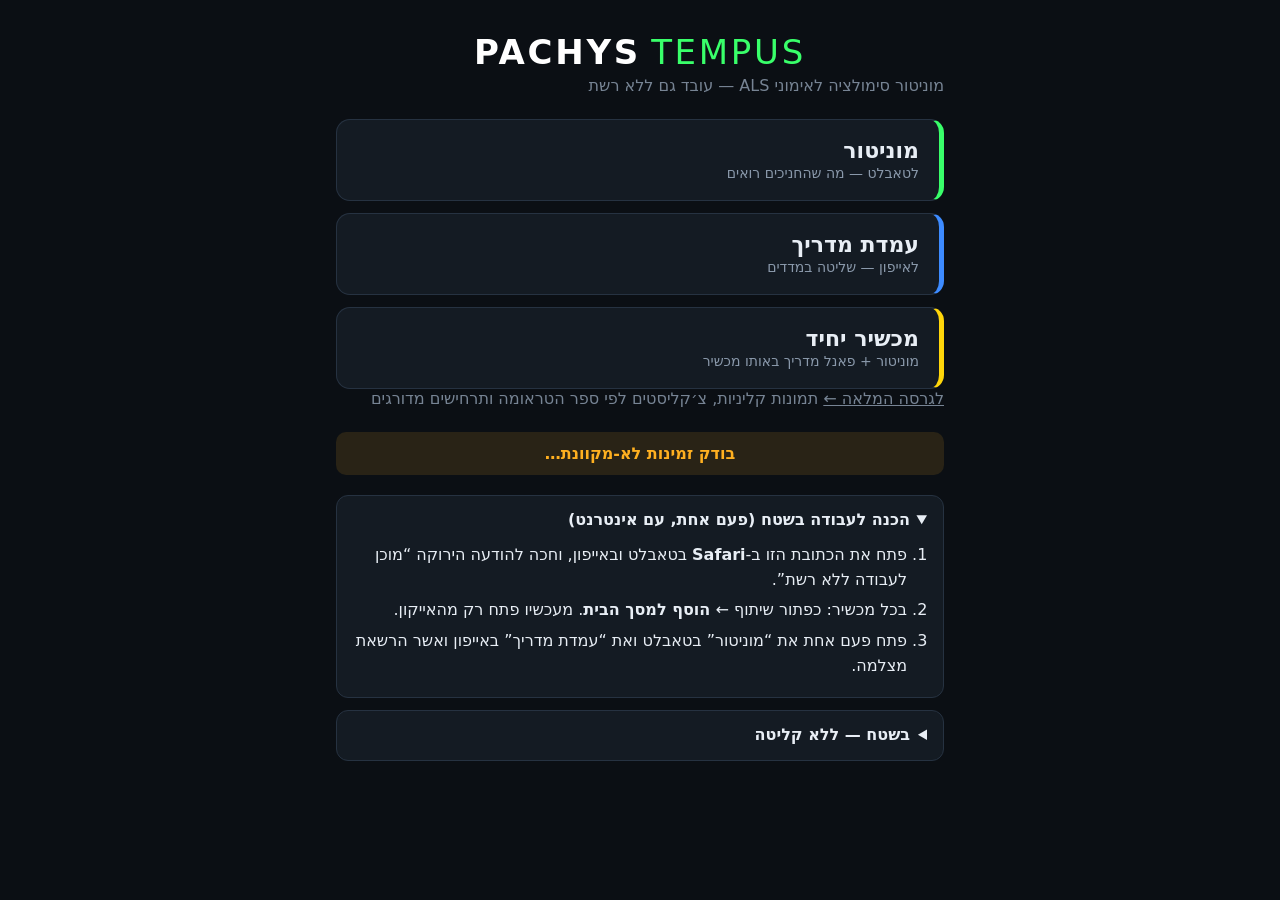
<file: index.html>
<!doctype html>
<html lang="he" dir="rtl">
<head>
<meta charset="utf-8">
<meta name="viewport" content="width=device-width, initial-scale=1, viewport-fit=cover">
<meta name="apple-mobile-web-app-capable" content="yes">
<meta name="mobile-web-app-capable" content="yes">
<meta name="apple-mobile-web-app-title" content="Pachys Tempus">
<meta name="apple-mobile-web-app-status-bar-style" content="black-translucent">
<meta name="theme-color" content="#0b0f14">
<title>Pachys Tempus</title>
<link rel="manifest" href="manifest.webmanifest">
<link rel="apple-touch-icon" href="icons/icon-180.png">
<link rel="icon" href="icons/icon-192.png">
<link rel="stylesheet" href="css/app.css">
</head>
<body class="home">
<main class="home-wrap">
  <h1 class="hlogo">PACHYS<span>TEMPUS</span></h1>
  <p class="sub">מוניטור סימולציה לאימוני ALS — עובד גם ללא רשת</p>

  <div class="launch">
    <a class="lbtn mon" href="monitor.html"><b>מוניטור</b><small>לטאבלט — מה שהחניכים רואים</small></a>
    <a class="lbtn ins" href="instructor.html"><b>עמדת מדריך</b><small>לאייפון — שליטה במדדים</small></a>
    <a class="lbtn solo" href="monitor.html?solo"><b>מכשיר יחיד</b><small>מוניטור + פאנל מדריך באותו מכשיר</small></a>
  </div>
  <p class="sub"><a href="full/" style="color:inherit">לגרסה המלאה ←</a> תמונות קליניות, צ׳קליסטים לפי ספר הטראומה ותרחישים מדורגים</p>

  <div id="offline" class="offline wait">בודק זמינות לא-מקוונת…</div>

  <details class="howto" open>
    <summary>הכנה לעבודה בשטח (פעם אחת, עם אינטרנט)</summary>
    <ol>
      <li>פתח את הכתובת הזו ב-<b>Safari</b> בטאבלט ובאייפון, וחכה להודעה הירוקה “מוכן לעבודה ללא רשת”.</li>
      <li>בכל מכשיר: כפתור שיתוף ← <b>הוסף למסך הבית</b>. מעכשיו פתח רק מהאייקון.</li>
      <li>פתח פעם אחת את “מוניטור” בטאבלט ואת “עמדת מדריך” באייפון ואשר הרשאת מצלמה.</li>
    </ol>
  </details>
  <details class="howto">
    <summary>בשטח — ללא קליטה</summary>
    <ol>
      <li><b>חיבור בין המכשירים:</b> הפעל נקודה חמה (Personal Hotspot) באחד המכשירים וחבר אליה את השני, או השתמש בכל ראוטר Wi-Fi נייד. אין צורך באינטרנט — רק רשת מקומית משותפת.</li>
      <li>בטאבלט: Menu ← <b>Pair instructor</b> — יוצג קוד QR.</li>
      <li>באייפון: <b>סרוק קוד מוניטור</b> ← יוצג קוד תשובה; הצג אותו למצלמת הטאבלט. המכשירים מתחברים ישירות זה לזה.</li>
      <li><b>אין רשת בכלל?</b> בחר “מכשיר יחיד”: לחיצה ארוכה על הלוגו בפינת המוניטור פותחת את פאנל המדריך. באייפד אפשר גם Split View — מוניטור בחלון אחד ועמדת מדריך בחלון שני, והם מתחברים אוטומטית.</li>
    </ol>
    <p class="note">אם החיבור נקטע (מסך כבוי, מעבר רשת) — מבצעים שוב את הסריקה. המוניטור שומר את המדדים האחרונים.</p>
  </details>
  <p class="ver" id="ver"></p>
</main>
<script type="module">
  import { registerSW } from './js/common.js';
  const el = document.getElementById('offline');
  registerSW(async (ok) => {
    if (!ok) { el.className = 'offline bad'; el.textContent = 'הדפדפן לא תומך בעבודה לא-מקוונת (נדרש Safari/Chrome עדכני, ובכתובת https).'; return; }
    // Ask the SW whether the full app is cached.
    const ch = new MessageChannel();
    ch.port1.onmessage = (e) => {
      const { ready, version } = e.data || {};
      document.getElementById('ver').textContent = version || '';
      el.className = 'offline ' + (ready ? 'ok' : 'wait');
      el.textContent = ready ? '✓ מוכן לעבודה ללא רשת' : 'מוריד קבצים לשימוש לא-מקוון… רענן בעוד רגע';
    };
    const sw = navigator.serviceWorker.controller || (await navigator.serviceWorker.ready).active;
    sw && sw.postMessage({ t: 'status' }, [ch.port2]);
  });
</script>
</body>
</html>
</file>
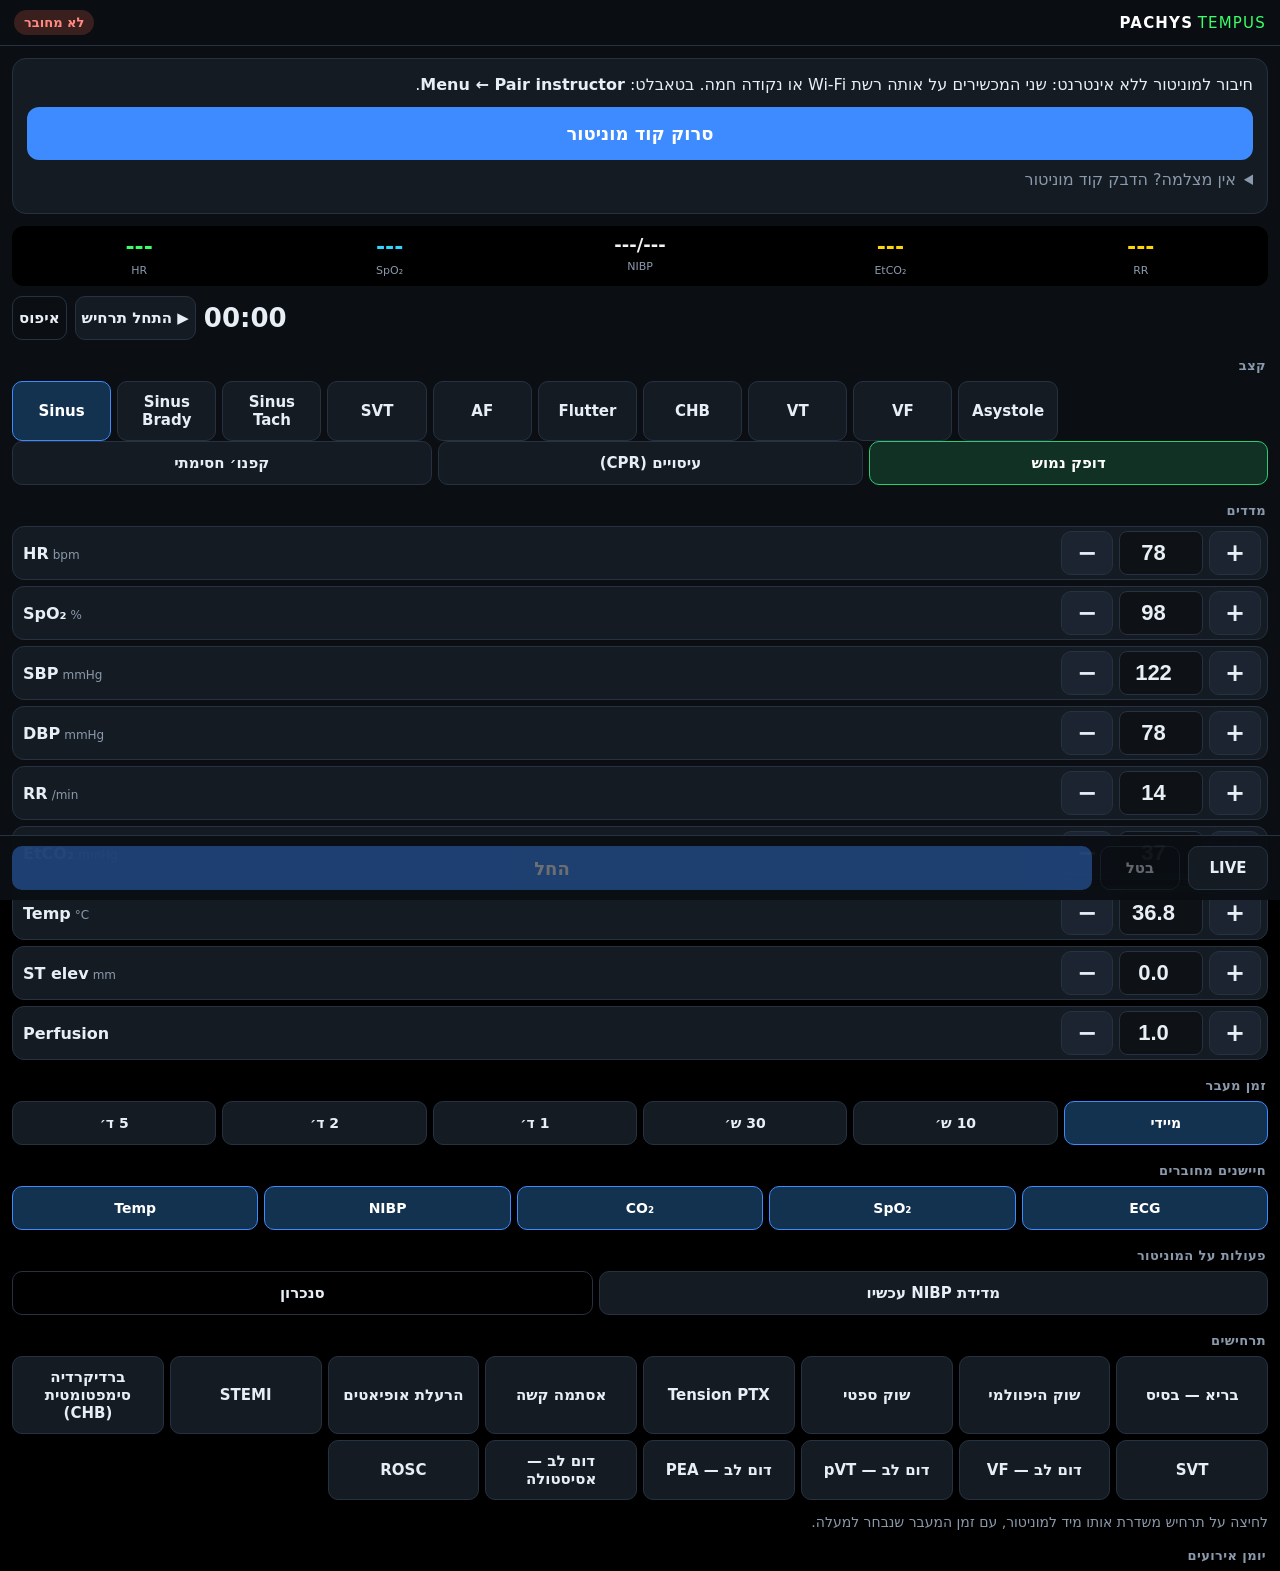
<file: instructor.html>
<!doctype html>
<html lang="he" dir="rtl">
<head>
<meta charset="utf-8">
<meta name="viewport" content="width=device-width, initial-scale=1, viewport-fit=cover">
<meta name="apple-mobile-web-app-capable" content="yes">
<meta name="mobile-web-app-capable" content="yes">
<meta name="apple-mobile-web-app-status-bar-style" content="black-translucent">
<meta name="theme-color" content="#0b0f14">
<title>Pachys Tempus — עמדת מדריך</title>
<link rel="manifest" href="manifest.webmanifest">
<link rel="apple-touch-icon" href="icons/icon-180.png">
<link rel="icon" href="icons/icon-192.png">
<link rel="stylesheet" href="css/app.css">
</head>
<body class="ipage">
<header class="ihead">
  <a href="./" class="ibrand">PACHYS<span>TEMPUS</span></a>
  <span id="linkPill" class="pill disconnected">לא מחובר</span>
</header>

<section id="pairCard" class="card">
  <div id="pairIdle">
    <p>חיבור למוניטור ללא אינטרנט: שני המכשירים על אותה רשת Wi-Fi או נקודה חמה. בטאבלט: <b>Menu ← Pair instructor</b>.</p>
    <button id="scanBtn" class="big">סרוק קוד מוניטור</button>
  </div>
  <div id="scanArea" hidden>
    <video id="scanVideo" playsinline muted autoplay></video>
    <div class="row2"><button id="flipBtn">החלף מצלמה</button><button id="cancelScan" class="ghost">ביטול</button></div>
  </div>
  <div id="answerArea" hidden>
    <p><b>הצג את הקוד הזה מול מצלמת הטאבלט:</b></p>
    <canvas id="qrAnswer"></canvas>
    <p id="answerStatus" class="pstat">ממתין לחיבור…</p>
    <div class="row2"><button id="shareAnswer">שתף / העתק קוד (AirDrop)</button><button id="restartPair" class="ghost">התחל מחדש</button></div>
  </div>
  <div id="pairDone" hidden>
    <p>מחובר למוניטור ✓ <span id="viaTxt"></span></p>
    <button id="repair" class="ghost">חיבור מחדש</button>
  </div>
  <details id="pasteBox">
    <summary>אין מצלמה? הדבק קוד מוניטור</summary>
    <textarea id="pasteOffer" rows="3" placeholder="קוד שמתחיל ב-PT1O"></textarea>
    <button id="useOffer">צור קוד תשובה</button>
  </details>
  <p id="pairErr" class="err"></p>
</section>

<div id="ctl"></div>

<script src="vendor/qrcode.js"></script>
<script src="vendor/jsQR.js"></script>
<script type="module" src="js/instructor.js"></script>
</body>
</html>
</file>
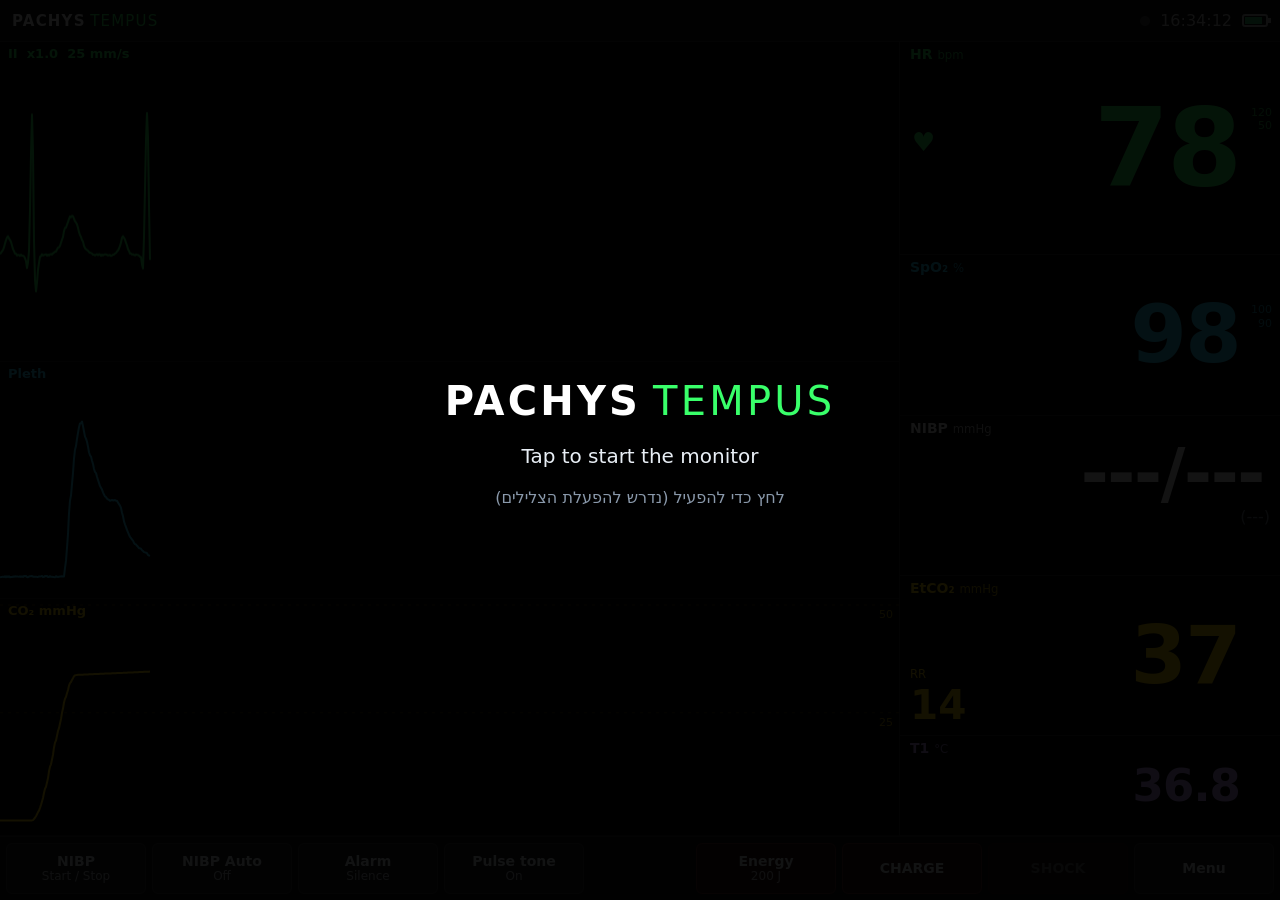
<file: monitor.html>
<!doctype html>
<html lang="en">
<head>
<meta charset="utf-8">
<meta name="viewport" content="width=device-width, initial-scale=1, maximum-scale=1, user-scalable=no, viewport-fit=cover">
<meta name="apple-mobile-web-app-capable" content="yes">
<meta name="mobile-web-app-capable" content="yes">
<meta name="apple-mobile-web-app-status-bar-style" content="black-translucent">
<meta name="theme-color" content="#000000">
<title>Pachys Tempus — Monitor</title>
<link rel="manifest" href="manifest.webmanifest">
<link rel="apple-touch-icon" href="icons/icon-180.png">
<link rel="icon" href="icons/icon-192.png">
<link rel="stylesheet" href="css/app.css">
</head>
<body class="mon">
<div class="mon-app">
  <header class="mtop">
    <div class="brand" id="brand" title="long-press: instructor panel">PACHYS<span>TEMPUS</span></div>
    <div class="alarmbar" id="alarmbar"></div>
    <div class="mstat">
      <span id="linkTxt" class="linktxt"></span><span id="linkDot" class="dot disconnected"></span>
      <span id="clock">--:--:--</span>
      <span class="batt" aria-hidden="true"><i></i></span>
    </div>
  </header>

  <main class="mmain">
    <section class="waves">
      <div class="strip ecg"><span class="wl">II&nbsp;&nbsp;x1.0&nbsp;&nbsp;25 mm/s</span><canvas id="cEcg"></canvas></div>
      <div class="strip pleth"><span class="wl">Pleth</span><canvas id="cPleth"></canvas></div>
      <div class="strip co2"><span class="wl">CO₂ mmHg</span><canvas id="cCo2"></canvas></div>
    </section>
    <section class="nums">
      <div class="nb hr" id="nbHr">
        <span class="nl"><b id="hrSrc">HR</b> <small>bpm</small></span>
        <span class="heart" id="heart">♥</span>
        <span class="nv" id="vHr">---</span>
        <span class="lim">120<br>50</span>
      </div>
      <div class="nb spo2" id="nbSpo2">
        <span class="nl">SpO₂ <small>%</small></span>
        <span class="nv" id="vSpo2">---</span>
        <span class="lim">100<br>90</span>
      </div>
      <div class="nb nibp" id="nbNibp">
        <span class="nl">NIBP <small>mmHg</small> <em id="nibpTime"></em></span>
        <span class="nv" id="vNibp">---/---</span>
        <span class="sub"><span id="vMap">(---)</span> <span id="nibpAuto"></span></span>
      </div>
      <div class="nb co2" id="nbCo2">
        <span class="nl">EtCO₂ <small>mmHg</small></span>
        <span class="nv" id="vCo2">---</span>
        <span class="rr"><small>RR</small><b id="vRr">---</b></span>
      </div>
      <div class="nb temp" id="nbTemp">
        <span class="nl">T1 <small>°C</small></span>
        <span class="nv" id="vTemp">---</span>
      </div>
    </section>
  </main>

  <nav class="mkeys">
    <button id="kNibp">NIBP<small>Start / Stop</small></button>
    <button id="kAuto">NIBP Auto<small id="autoLbl">Off</small></button>
    <button id="kSil">Alarm<small id="silLbl">Silence</small></button>
    <button id="kTone">Pulse tone<small id="toneLbl">On</small></button>
    <span class="kspacer"></span>
    <button id="kEnergy" class="defk">Energy<small id="energyLbl">200 J</small></button>
    <button id="kCharge" class="defk charge">CHARGE</button>
    <button id="kShock" class="defk shock" disabled>SHOCK</button>
    <button id="kMenu">Menu</button>
  </nav>
</div>

<div id="toast" class="toast"></div>

<div id="startOverlay" class="overlay">
  <div>
    <div class="ov-logo">PACHYS<span>TEMPUS</span></div>
    <p>Tap to start the monitor</p>
    <p class="he" dir="rtl">לחץ כדי להפעיל (נדרש להפעלת הצלילים)</p>
  </div>
</div>

<div id="menu" class="modal hidden">
  <div class="panel">
    <h2>Menu</h2>
    <button id="mPair" class="row">Pair instructor (QR, no internet) <span dir="rtl">חיבור עמדת מדריך</span></button>
    <button id="mDrawer" class="row">Instructor panel on this device <span dir="rtl">מצב מכשיר יחיד</span></button>
    <button id="mAlarm" class="row">Alarm sound <b id="optAlarm">On</b></button>
    <label class="row">Volume <input id="optVol" type="range" min="0" max="1" step="0.05"></label>
    <button id="mFull" class="row">Full screen</button>
    <button id="mReset" class="row">Reset to baseline</button>
    <a class="row" href="./">Home</a>
    <button class="close" data-close>Close</button>
  </div>
</div>

<div id="pairModal" class="modal hidden" dir="rtl">
  <div class="panel pair">
    <h2>חיבור עמדת מדריך — ללא אינטרנט</h2>
    <p class="hint">שני המכשירים צריכים להיות על אותה רשת Wi-Fi או על נקודה חמה (Hotspot) — אין צורך בחיבור לאינטרנט.</p>
    <div class="pair-body">
      <div class="qrbox"><canvas id="qrOffer"></canvas><div id="offerStatus" class="pstat"></div></div>
      <div class="cambox">
        <video id="pairVideo" playsinline muted autoplay></video>
        <div id="scanStatus" class="pstat">2. ממתין לקוד התשובה מהאייפון</div>
        <button id="flipCam">החלף מצלמה</button>
      </div>
    </div>
    <details>
      <summary>אין מצלמה? העתק / הדבק (או AirDrop)</summary>
      <button id="copyOffer">העתק / שתף את קוד המוניטור</button>
      <textarea id="pasteAnswer" rows="3" placeholder="הדבק כאן את קוד התשובה (מתחיל ב-PT1A)"></textarea>
      <button id="useAnswer">חבר</button>
    </details>
    <button class="close" data-close>סגור</button>
  </div>
</div>

<aside id="drawer" class="drawer hidden" dir="rtl">
  <div class="drawer-head"><b>עמדת מדריך — מכשיר זה</b><button id="closeDrawer">✕</button></div>
  <div id="drawerCtl"></div>
</aside>

<script src="vendor/qrcode.js"></script>
<script src="vendor/jsQR.js"></script>
<script type="module" src="js/monitor.js"></script>
</body>
</html>
</file>
<file: css/app.css>
/* Pachys Tempus */
:root {
  --ecg: #39ff6a; --spo2: #2fd6ff; --co2: #ffd60a; --nibp: #f4f4f4; --temp: #c9a7ff;
  --bg: #0b0f14; --card: #141b23; --card2: #1b2430; --line: #263241; --txt: #e8eef5; --mut: #8a99ab;
  --acc: #3d8bff; --ok: #2ecc71; --warn: #ffb020; --bad: #ff3b30; --pend: #ff9f0a;
}
* { box-sizing: border-box; -webkit-tap-highlight-color: transparent; }
html, body { margin: 0; height: 100%; background: #000; color: var(--txt); font-family: -apple-system, system-ui, "Segoe UI", Roboto, Arial, sans-serif; }
button { font: inherit; color: inherit; cursor: pointer; touch-action: manipulation; }
.hidden { display: none !important; }

/* ------------------------------------------------------------ home */
body.home { background: var(--bg); overflow-y: auto; }
.home-wrap { max-width: 640px; margin: 0 auto; padding: max(24px, env(safe-area-inset-top)) 16px 40px; }
.hlogo, .ibrand, .brand, .ov-logo { font-weight: 800; letter-spacing: .08em; color: #fff; direction: ltr; }
.hlogo span, .ibrand span, .brand span, .ov-logo span { color: var(--ecg); margin-inline-start: .3em; font-weight: 300; }
.hlogo { font-size: 34px; margin: 8px 0 4px; text-align: center; }
.sub { text-align: center; color: var(--mut); margin: 0 0 24px; }
.launch { display: grid; gap: 12px; }
.lbtn { display: block; padding: 18px 20px; border-radius: 14px; background: var(--card); border: 1px solid var(--line); color: var(--txt); text-decoration: none; }
.lbtn b { display: block; font-size: 22px; }
.lbtn small { color: var(--mut); font-size: 14px; }
.lbtn.mon { border-inline-start: 5px solid var(--ecg); }
.lbtn.ins { border-inline-start: 5px solid var(--acc); }
.lbtn.solo { border-inline-start: 5px solid var(--co2); }
.offline { margin: 20px 0; padding: 12px 14px; border-radius: 10px; font-weight: 600; text-align: center; }
.offline.ok { background: rgba(46,204,113,.15); color: var(--ok); }
.offline.wait { background: rgba(255,176,32,.12); color: var(--warn); }
.offline.bad { background: rgba(255,59,48,.14); color: var(--bad); }
.howto { background: var(--card); border: 1px solid var(--line); border-radius: 12px; padding: 12px 16px; margin: 12px 0; line-height: 1.55; }
.howto summary { font-weight: 700; cursor: pointer; }
.howto ol { padding-inline-start: 20px; margin: 10px 0 4px; }
.howto li { margin: 6px 0; }
.note { color: var(--mut); font-size: 14px; }
.ver { text-align: center; color: #4b5a6b; font-size: 12px; direction: ltr; }

/* ------------------------------------------------------------ monitor */
body.mon { overflow: hidden; overscroll-behavior: none; user-select: none; -webkit-user-select: none; touch-action: manipulation; }
.mon-app { position: fixed; inset: 0; display: flex; flex-direction: column; padding: env(safe-area-inset-top) env(safe-area-inset-right) env(safe-area-inset-bottom) env(safe-area-inset-left); background: #000; }
.mtop { height: 42px; flex: none; display: flex; align-items: center; gap: 12px; padding: 0 12px; background: #0c0c0c; border-bottom: 1px solid #222; }
.brand { font-size: 15px; white-space: nowrap; }
.alarmbar { flex: 1; text-align: center; font-weight: 800; font-size: 18px; letter-spacing: .04em; padding: 4px 10px; border-radius: 4px; min-height: 30px; direction: ltr; }
.alarmbar.high { background: var(--bad); color: #fff; animation: blink 1s steps(2) infinite; }
.alarmbar.medium, .alarmbar.low { background: var(--co2); color: #000; }
.alarmbar.tech { background: #0a84ff; color: #fff; }
.mstat { display: flex; align-items: center; gap: 10px; font-variant-numeric: tabular-nums; color: #ccc; direction: ltr; }
.linktxt { font-size: 12px; color: var(--mut); }
.dot { width: 10px; height: 10px; border-radius: 50%; background: #444; }
.dot.connected { background: var(--ok); }
.dot.connecting { background: var(--warn); }
.batt { width: 26px; height: 13px; border: 2px solid #bbb; border-radius: 3px; position: relative; }
.batt::after { content: ""; position: absolute; right: -5px; top: 2px; width: 3px; height: 5px; background: #bbb; }
.batt i { position: absolute; inset: 1px; right: 4px; background: var(--ok); }
.mmain { flex: 1; display: flex; min-height: 0; }
.waves { flex: 1 1 66%; display: flex; flex-direction: column; min-width: 0; border-inline-end: 1px solid #222; }
.strip { position: relative; flex: 1; min-height: 0; border-bottom: 1px solid #1a1a1a; }
.strip.ecg { flex: 1.35; }
.strip canvas { position: absolute; inset: 0; width: 100%; height: 100%; display: block; }
.wl { position: absolute; top: 4px; left: 8px; font-size: 13px; font-weight: 600; z-index: 1; }
.strip.ecg .wl { color: var(--ecg); } .strip.pleth .wl { color: var(--spo2); } .strip.co2 .wl { color: var(--co2); }
.nums { flex: 0 0 34%; max-width: 380px; display: flex; flex-direction: column; }
.nb { position: relative; flex: 1; min-height: 0; border-bottom: 1px solid #222; padding: 4px 10px; display: flex; flex-direction: column; justify-content: center; overflow: hidden; }
.nb.hr { flex: 1.35; color: var(--ecg); } .nb.spo2 { color: var(--spo2); } .nb.nibp { color: var(--nibp); } .nb.co2 { color: var(--co2); } .nb.temp { flex: .6; color: var(--temp); }
.nl { position: absolute; top: 4px; left: 10px; font-size: 14px; font-weight: 600; }
.nl small { opacity: .75; font-weight: 400; }
.nl em { font-style: normal; font-size: 12px; opacity: .7; margin-left: 6px; }
.nv { font-size: clamp(40px, 9vh, 96px); font-weight: 600; line-height: 1; text-align: right; font-variant-numeric: tabular-nums; padding-right: 30px; letter-spacing: -.02em; }
.nb.hr .nv { font-size: clamp(48px, 12vh, 124px); }
.nb.nibp .nv { font-size: clamp(32px, 7.5vh, 80px); padding-right: 6px; }
.nb.temp .nv { font-size: clamp(26px, 5vh, 52px); }
.nv.cuff { color: #ff9f0a; }
.lim { position: absolute; right: 8px; top: 30%; font-size: 11px; line-height: 1.25; opacity: .7; text-align: right; }
.sub { text-align: right; font-size: 16px; opacity: .85; font-variant-numeric: tabular-nums; }
.rr { position: absolute; left: 10px; bottom: 6px; font-size: 14px; display: flex; flex-direction: column; }
.rr b { font-size: clamp(22px, 4.5vh, 44px); font-weight: 600; }
.heart { position: absolute; left: 12px; top: 40%; font-size: 26px; opacity: .25; transition: opacity .08s; }
.heart.beat { opacity: 1; }
.nb.alm-high { background: rgba(255,59,48,.85); color: #fff !important; animation: blink 1s steps(2) infinite; }
.nb.alm-med { background: rgba(255,214,10,.85); color: #000 !important; }
@keyframes blink { 50% { opacity: .55; } }
.mkeys { height: 64px; flex: none; display: flex; gap: 6px; padding: 6px; background: #0c0c0c; border-top: 1px solid #222; }
.mkeys button { flex: 1 1 0; min-width: 0; max-width: 140px; border: 1px solid #333; background: #1c1c1e; border-radius: 6px; font-weight: 700; font-size: 14px; line-height: 1.1; display: flex; flex-direction: column; align-items: center; justify-content: center; }
.mkeys small { font-weight: 400; font-size: 12px; opacity: .8; }
.mkeys button.on { background: #3a2a00; border-color: var(--co2); }
.kspacer { flex: .3; }
.defk { background: #2a1010 !important; border-color: #5a2020 !important; }
.charge.busy { background: #7a4a00 !important; border-color: var(--warn) !important; }
.shock { color: #fff; }
.shock:disabled { opacity: .35; }
.shock.armed { background: var(--bad) !important; border-color: #fff !important; animation: blink .7s steps(2) infinite; }
body.shockflash .mon-app { filter: brightness(2.2); }
.toast { position: fixed; left: 50%; bottom: 84px; transform: translateX(-50%); background: #222; padding: 10px 16px; border-radius: 8px; opacity: 0; pointer-events: none; transition: opacity .2s; }
.toast.show { opacity: 1; }
.overlay { position: fixed; inset: 0; z-index: 50; background: rgba(0,0,0,.92); display: flex; align-items: center; justify-content: center; text-align: center; font-size: 20px; }
.ov-logo { font-size: 40px; margin-bottom: 10px; }
.overlay .he { color: var(--mut); font-size: 16px; }
.modal { position: fixed; inset: 0; z-index: 40; background: rgba(0,0,0,.7); display: flex; align-items: center; justify-content: center; padding: 16px; }
.panel { background: #15191f; border: 1px solid #2c333d; border-radius: 14px; padding: 16px; width: min(560px, 100%); max-height: 100%; overflow: auto; }
.panel h2 { margin: 0 0 12px; font-size: 20px; }
.panel .row { display: flex; justify-content: space-between; align-items: center; gap: 12px; width: 100%; padding: 14px; margin: 6px 0; background: #1f252e; border: 1px solid #2c333d; border-radius: 10px; text-align: start; color: var(--txt); text-decoration: none; font-size: 16px; }
.panel .row span { color: var(--mut); font-size: 14px; }
.panel .close { width: 100%; margin-top: 10px; padding: 12px; background: #2c333d; border: 0; border-radius: 10px; }
.pair { width: min(900px, 100%); }
.pair-body { display: grid; grid-template-columns: 1fr 1fr; gap: 16px; align-items: start; }
.qrbox, .cambox { text-align: center; }
.qrbox canvas { background: #fff; border-radius: 8px; max-width: 100%; }
.cambox video { width: 100%; max-height: 300px; background: #000; border-radius: 8px; object-fit: cover; }
video.mirror { transform: scaleX(-1); }
.pstat { margin: 8px 0; font-weight: 600; }
.pair details { margin-top: 12px; }
.pair textarea, .card textarea { width: 100%; margin: 8px 0; background: #0e1217; color: var(--txt); border: 1px solid var(--line); border-radius: 8px; padding: 8px; font-family: ui-monospace, monospace; font-size: 11px; direction: ltr; }
.pair details button, .pair #flipCam { padding: 10px 14px; border-radius: 8px; background: #2c333d; border: 0; }
.hint { color: var(--mut); font-size: 14px; }
.drawer { position: fixed; top: 0; bottom: 0; right: 0; width: min(440px, 92vw); z-index: 30; background: var(--bg); border-left: 1px solid var(--line); display: flex; flex-direction: column; box-shadow: -10px 0 30px rgba(0,0,0,.6); }
.drawer-head { display: flex; justify-content: space-between; align-items: center; padding: 10px 14px; border-bottom: 1px solid var(--line); }
.drawer-head button { background: none; border: 0; font-size: 22px; }
#drawerCtl { flex: 1; overflow-y: auto; padding: 0 12px; }
@media (max-width: 760px) { .pair-body { grid-template-columns: 1fr; } }

/* ------------------------------------------------------------ instructor */
body.ipage { background: var(--bg); padding-bottom: calc(80px + env(safe-area-inset-bottom)); }
.ihead { position: sticky; top: 0; z-index: 5; display: flex; justify-content: space-between; align-items: center; padding: calc(10px + env(safe-area-inset-top)) 14px 10px; background: rgba(11,15,20,.95); border-bottom: 1px solid var(--line); backdrop-filter: blur(8px); -webkit-backdrop-filter: blur(8px); }
.ibrand { text-decoration: none; font-size: 15px; }
.pill { font-size: 13px; font-weight: 700; padding: 5px 10px; border-radius: 99px; background: #3a1f1f; color: #ff8a80; }
.pill.connected { background: rgba(46,204,113,.18); color: var(--ok); }
.pill.connecting { background: rgba(255,176,32,.15); color: var(--warn); }
.card { margin: 12px; padding: 14px; background: var(--card); border: 1px solid var(--line); border-radius: 14px; }
.card p { margin: 0 0 10px; line-height: 1.5; }
body.linked #pasteBox { display: none; }
.big { width: 100%; padding: 16px; font-size: 18px; font-weight: 700; border-radius: 12px; border: 0; background: var(--acc); color: #fff; }
.card video { width: 100%; border-radius: 10px; background: #000; max-height: 50vh; object-fit: cover; }
.card canvas { display: block; margin: 0 auto; border-radius: 8px; }
.row2 { display: flex; gap: 8px; margin-top: 8px; }
.row2 button, .card details button { flex: 1; padding: 11px; border-radius: 10px; border: 0; background: var(--card2); }
.ghost { background: transparent !important; border: 1px solid var(--line) !important; }
.err { color: #ff8a80; margin: 6px 0 0; }
.card details { margin-top: 10px; color: var(--mut); }

/* control panel (shared) */
.ctl { padding: 0 12px; }
.ctl h3 { font-size: 13px; color: var(--mut); margin: 18px 2px 8px; font-weight: 700; letter-spacing: .03em; }
.ctl button { border-radius: 10px; border: 1px solid var(--line); background: var(--card); padding: 11px 6px; font-size: 15px; font-weight: 600; min-height: 44px; }
.ctl button.on { background: #12324f; border-color: var(--acc); color: #fff; }
.ctl button.pend, .ctl .param.pend { outline: 2px dashed var(--pend); outline-offset: 1px; }
.ctl button:disabled { opacity: .4; }
.ctl-readout { display: grid; grid-template-columns: repeat(5, 1fr); gap: 4px; margin-top: 12px; background: #000; border-radius: 12px; padding: 8px 4px; direction: ltr; text-align: center; }
.ctl-readout b { display: block; font-size: 22px; font-variant-numeric: tabular-nums; }
.ctl-readout small { font-size: 11px; color: var(--mut); }
.ctl-readout div:nth-child(1) b { color: var(--ecg); } .ctl-readout div:nth-child(2) b { color: var(--spo2); }
.ctl-readout div:nth-child(3) b { color: var(--nibp); font-size: 18px; } .ctl-readout div:nth-child(4) b, .ctl-readout div:nth-child(5) b { color: var(--co2); }
.ctl-timer { display: flex; align-items: center; gap: 8px; margin-top: 10px; }
.ctl-timer span { font-size: 26px; font-weight: 700; font-variant-numeric: tabular-nums; flex: 1; direction: ltr; text-align: start; }
.ctl-grid { display: grid; grid-template-columns: repeat(auto-fill, minmax(96px, 1fr)); gap: 6px; direction: ltr; }
.ctl-grid.scen { direction: rtl; grid-template-columns: repeat(auto-fill, minmax(140px, 1fr)); }
.ctl-row { display: flex; flex-wrap: wrap; gap: 6px; }
.ctl-row > button { flex: 1 1 auto; }
.ctl .toggles .tog.on { background: rgba(46,204,113,.18); border-color: var(--ok); }
.ctl .toggles [data-toggle="pulse"]:not(.on) { background: rgba(255,59,48,.2); border-color: var(--bad); }
.ctl .toggles [data-toggle="cpr"].on { background: rgba(255,59,48,.25); border-color: var(--bad); }
.ctl .chips button { flex: 1 1 0; padding: 9px 4px; font-size: 14px; }
.ctl-params { display: grid; gap: 6px; }
.param { display: grid; grid-template-columns: 1fr 52px 84px 52px; gap: 6px; align-items: center; background: var(--card); border: 1px solid var(--line); border-radius: 12px; padding: 4px 6px; direction: ltr; }
.param .pl { font-weight: 700; padding-left: 4px; }
.param .pl small { color: var(--mut); font-weight: 400; margin-left: 4px; font-size: 12px; }
.param .st { font-size: 24px; padding: 0; height: 44px; background: var(--card2); }
.param input { width: 100%; height: 44px; text-align: center; font-size: 22px; font-weight: 700; background: #0e1217; color: var(--txt); border: 1px solid var(--line); border-radius: 8px; font-variant-numeric: tabular-nums; }
.ctl-log { list-style: none; padding: 0; margin: 0 0 20px; font-size: 14px; max-height: 260px; overflow-y: auto; }
.ctl-log li { padding: 6px 4px; border-bottom: 1px solid var(--line); }
.ctl-log time { color: var(--mut); font-variant-numeric: tabular-nums; margin-inline-end: 6px; direction: ltr; display: inline-block; }
.ctl-log li.shock { color: #ff8a80; font-weight: 700; }
.ctl-log li.alarm { color: var(--warn); }
.ctl-foot { position: fixed; bottom: 0; left: 0; right: 0; z-index: 6; display: grid; grid-template-columns: 80px 80px 1fr; gap: 8px; padding: 10px 12px calc(10px + env(safe-area-inset-bottom)); background: rgba(11,15,20,.96); border-top: 1px solid var(--line); }
.drawer .ctl-foot { position: sticky; margin: 0 -12px; }
.ctl-foot .apply { background: var(--acc); color: #fff; border: 0; font-size: 18px; }
.ctl.has-pending .ctl-foot .apply { background: var(--pend); color: #000; }
.ctl-foot .live.on { background: var(--bad); color: #fff; border-color: var(--bad); }
</file>
